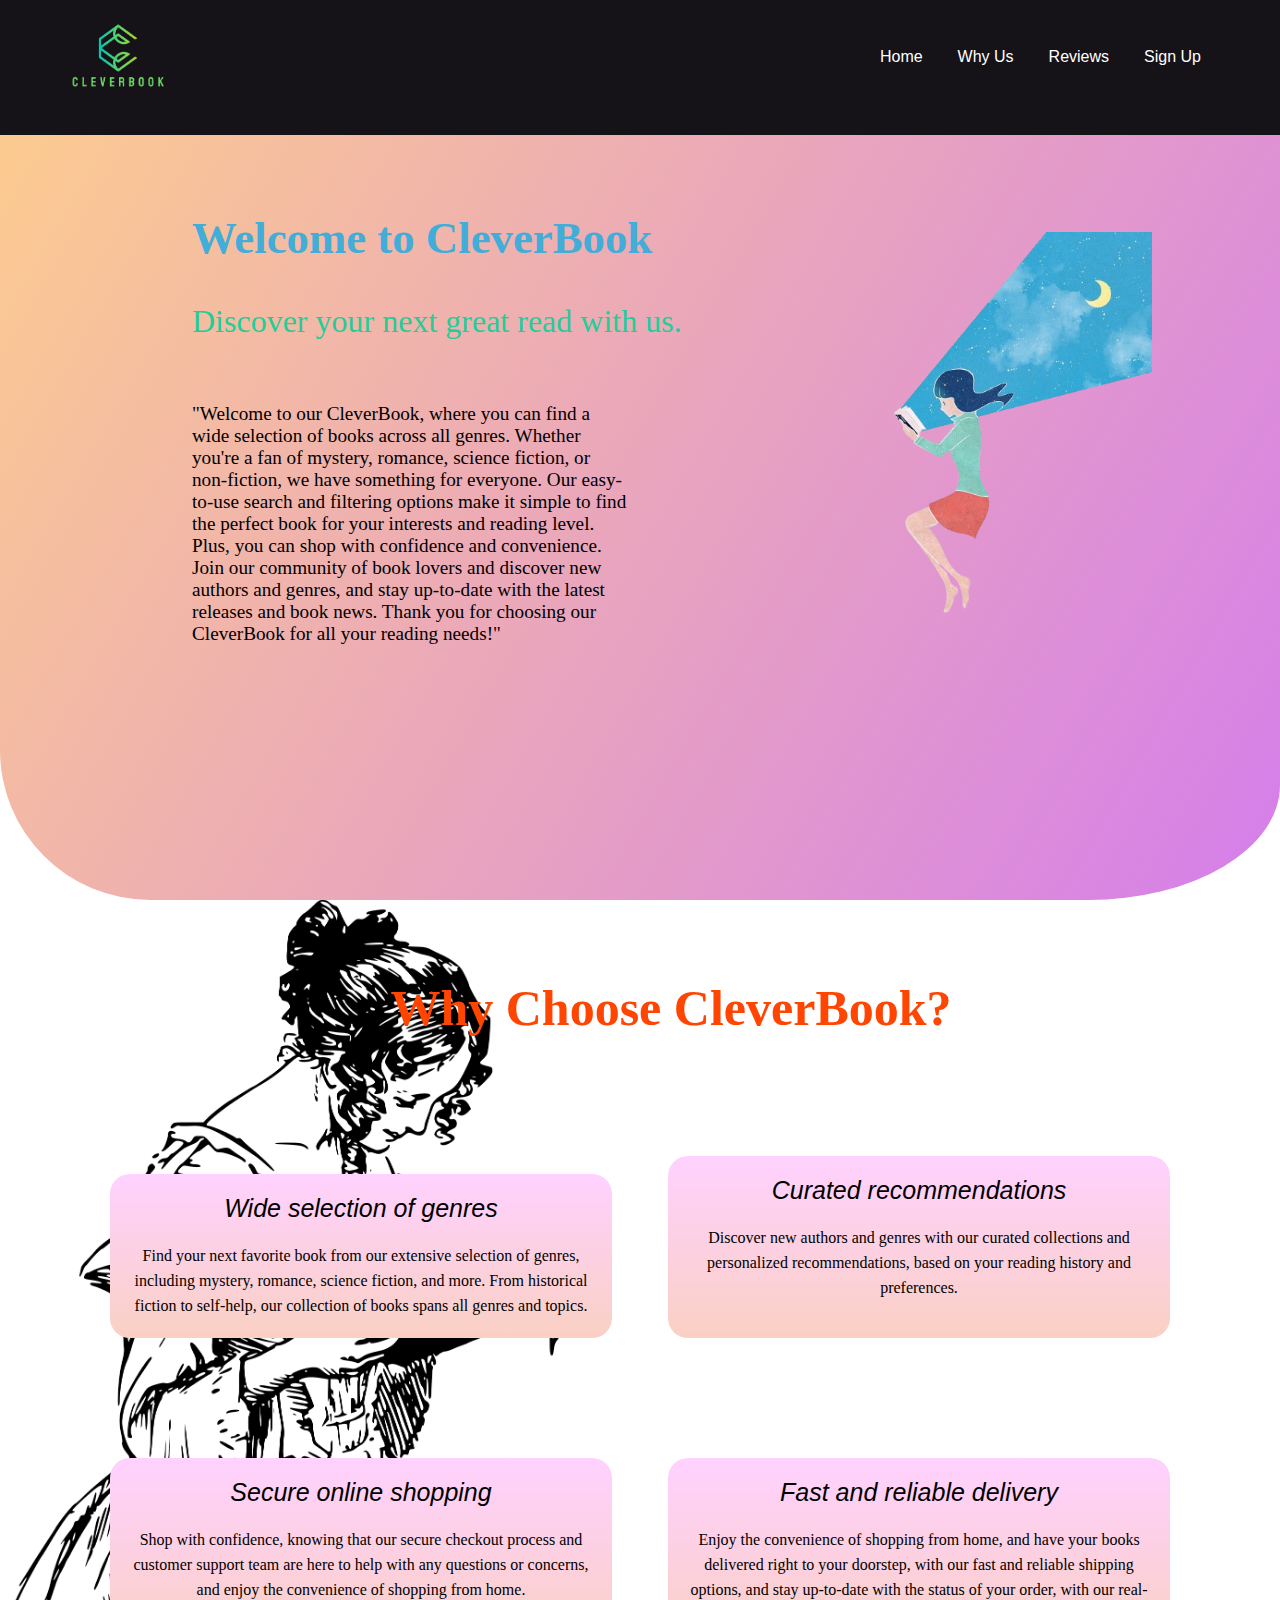
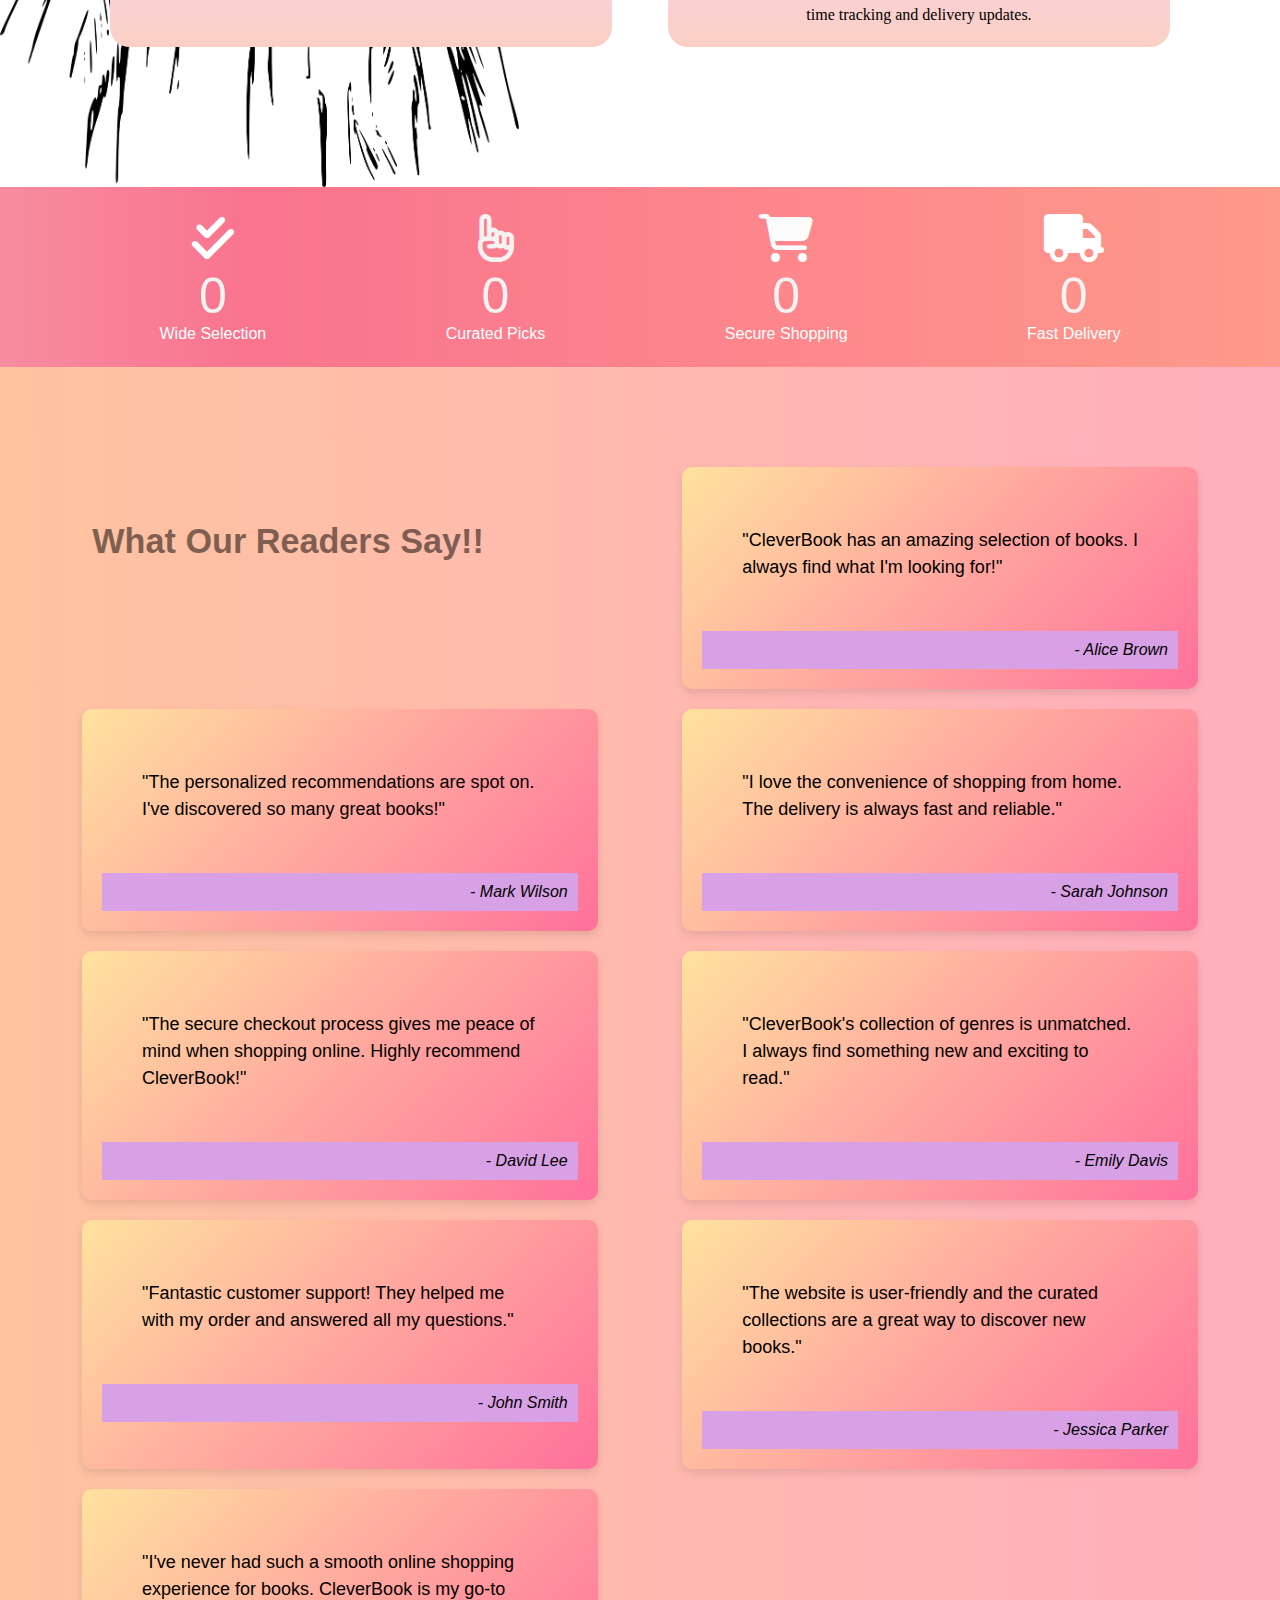
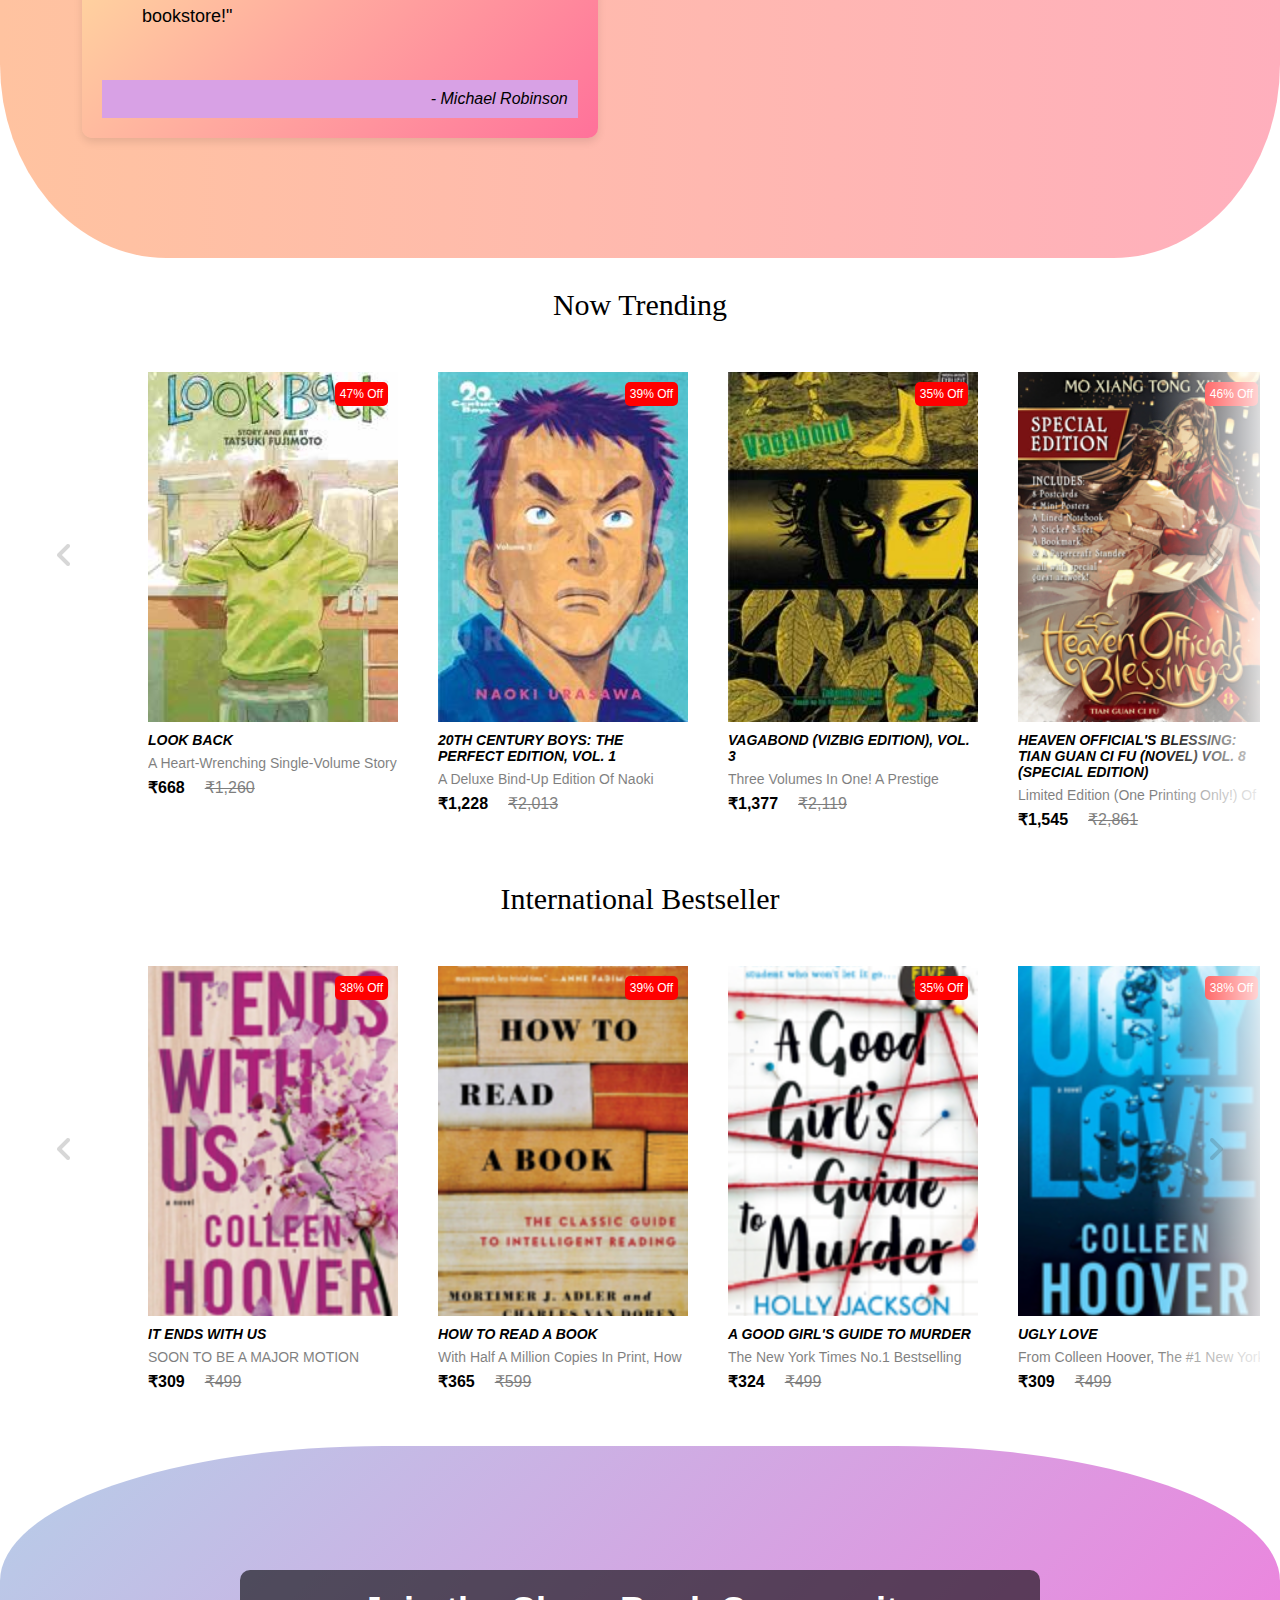
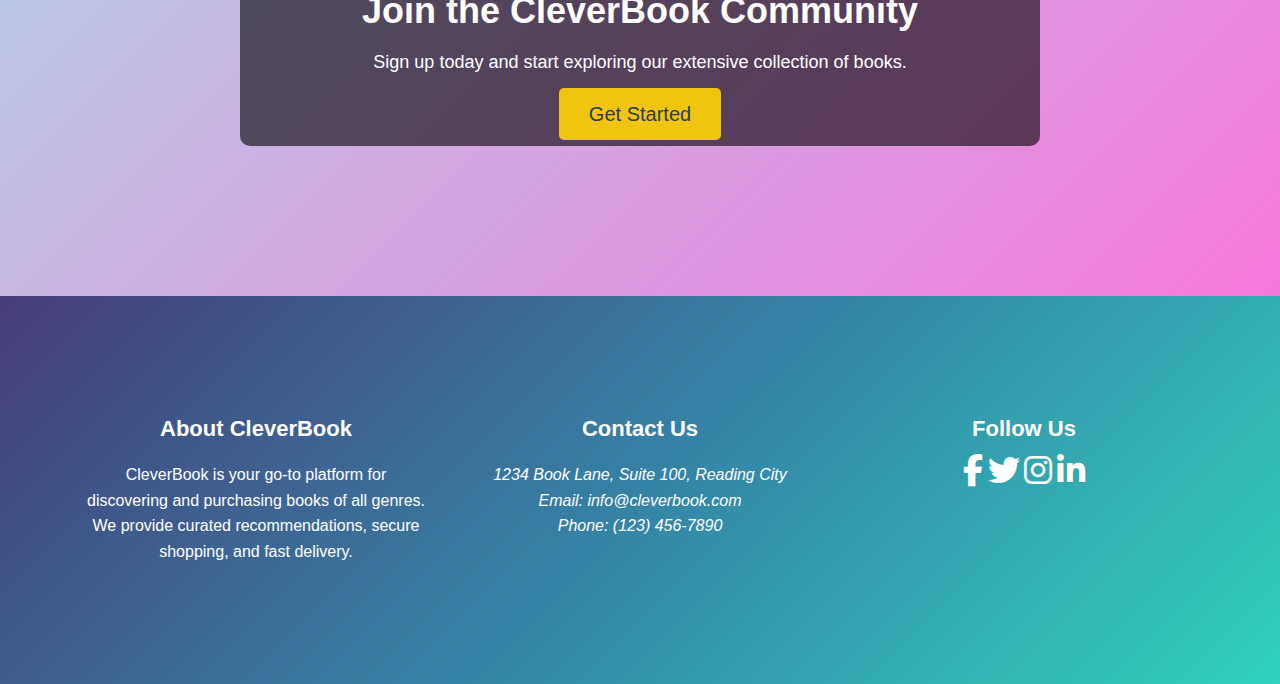
<file: index.html>
<!DOCTYPE html>
<html lang="en">
<head>
    <meta charset="UTF-8">
    <meta name="viewport" content="width=device-width, initial-scale=1.0">
    <title>CleverBook - Your Gateway to the World of Books</title>
    <link rel="stylesheet" href="./global.css">
    <link rel="stylesheet" href="https://cdnjs.cloudflare.com/ajax/libs/font-awesome/6.5.2/css/all.min.css" />
<body>
     <!-- Navbar -->
     <nav id="navbar">
        <section class="container">
            <a href="#" class="logo">
                <!-- <h2>CleverBook</h2> -->
                <img src="./assets/CleverBook logo.png" alt="CleverBook Logo">
            </a>
            <button class="menu-toggle" id="mobile-menu" onclick="handleClick()">
                <span class="bar"></span>
                <span class="bar"></span>
                <span class="bar"></span>
            </button>
            <ul class="nav-links">
                <li><a href="#hero">Home</a></li>
                <li><a href="#problems">Why Us</a></li>
                <li><a href="#reviews">Reviews</a></li>
                <li><a href="#cta">Sign Up</a></li>
            </ul>
            <div class="menu" id="hidden">
                <ul class="menu-links">
                    <li><a href="#hero">Home</a></li>
                    <li><a href="#problems">Why Us</a></li>
                    <li><a href="#reviews">Reviews</a></li>
                    <li><a href="#cta">Sign Up</a></li>
                </ul>
            </div>
        </section>
    </nav>
    <!-- Hero Section -->
    <header id="hero">
        <section class="container">
            <h1>Welcome to CleverBook</h1>
            <p>Discover your next great read with us.</p>
            <p class="para">"Welcome to our CleverBook, where you can find a wide selection of books across all genres. Whether you're a fan of mystery, romance, science fiction, or non-fiction, we have something for everyone. Our easy-to-use search and filtering options make it simple to find the perfect book for your interests and reading level. Plus,  you can shop with confidence and convenience. Join our community of book lovers and discover new authors and genres, and stay up-to-date with the latest releases and book news. Thank you for choosing our CleverBook for all your reading needs!"</p>
            <img src="./assets/Hero.png" alt="">
        </section>
    </header>

    <!-- Key Problems Solved Section -->
    <section id="problems">
        <h2>Why Choose CleverBook?</h2>
        <section class="container">
            <section class="container">
                <div><i class="fa-solid fa-book-bookmark" style="color: #ffffff;"></i></div>
                <section class="one">Wide selection of genres
                    <p>Find your next favorite book from our extensive selection of genres, including mystery, romance, science fiction, and more. From historical fiction to self-help, our collection of books spans all genres and topics.</p>
                </section>
            </section>
            
            <section class="container">
                <section class="one">Curated recommendations
                    <p>Discover new authors and genres with our curated collections and personalized recommendations, based on your reading history and preferences.</p>
                </section>
            </section>
            
            <section class="container">
                <section class="one">Secure online shopping
                    <p>Shop with confidence, knowing that our secure checkout process and customer support team are here to help with any questions or concerns, and enjoy the convenience of shopping from home.</p>
                </section>
            </section>
           
            <section class="container">
                <section class="one">Fast and reliable delivery
                    <p>Enjoy the convenience of shopping from home, and have your books delivered right to your doorstep, with our fast and reliable shipping options, and stay up-to-date with the status of your order, with our real-time tracking and delivery updates.</p>
                </section>
            </section>
            
        </section>
    </section>

    <!-- Key Metrics Section -->

<div class="counter-up">
<div class="content">
    <div class="box">
    <div class="icon"><i class="fa-solid fa-check-double" style="color: #ffffff;"></i></div>
    <div class="counter" id="counter1" data-target="8000">0</div>
    <div class="text">Wide Selection</div>
    </div>
    <div class="box">
    <div class="icon"><i class="fa-regular fa-hand-point-up" style="color: #f7f2f2;"></i></div>
    <div class="counter" id="counter2" data-target="5000">0</div>
    <div class="text">Curated Picks</div>
    </div>
    <div class="box">
    <div class="icon"><i class="fa-solid fa-cart-shopping" style="color: #fcfcfc;"></i></div>
    <div class="counter" id="counter3" data-target="10000">0</div>
    <div class="text">Secure Shopping</div>
    </div>
    <div class="box">
    <div class="icon"><i class="fa-solid fa-truck" style="color: #ffffff;"></i></div>
    <div class="counter" id="counter4" data-target="10000">0</div>
    <div class="text">Fast Delivery</div>
    </div>
    </div>
</div>

    <!-- Reviews Section -->
    <section id="reviews">
        <section class="container">
            <h2>What Our Readers Say!!</h2>
            <article class="review">
                <p>"CleverBook has an amazing selection of books. I always find what I'm looking for!"</p>
                <footer>- Alice Brown</footer>
            </article>
            <article class="review">
                <p>"The personalized recommendations are spot on. I've discovered so many great books!"</p>
                <footer>- Mark Wilson</footer>
            </article>
            <article class="review">
                <p>"I love the convenience of shopping from home. The delivery is always fast and reliable."</p>
                <footer>- Sarah Johnson</footer>
            </article>
            <article class="review">
                <p>"The secure checkout process gives me peace of mind when shopping online. Highly recommend CleverBook!"</p>
                <footer>- David Lee</footer>
            </article>
            <article class="review">
                <p>"CleverBook's collection of genres is unmatched. I always find something new and exciting to read."</p>
                <footer>- Emily Davis</footer>
            </article>
            <article class="review">
                <p>"Fantastic customer support! They helped me with my order and answered all my questions."</p>
                <footer>- John Smith</footer>
            </article>
            <article class="review">
                <p>"The website is user-friendly and the curated collections are a great way to discover new books."</p>
                <footer>- Jessica Parker</footer>
            </article>
            <article class="review">
                <p>"I've never had such a smooth online shopping experience for books. CleverBook is my go-to bookstore!"</p>
                <footer>- Michael Robinson</footer>
            </article>
        </section>
    </section>
    

    <!-- Problem Target Section -->
    <section class="product">
        <h2 class="product-category">Now Trending</h2>
        <button class="pre-btn"><img src="./assets/arrow.png" alt=""></button>
        <button class="nxt-btn"><img src="./assets/arrow.png" alt=""></button>
        <div class="product-container">
        <div class="product-card">
        <div class="product-image">
        <span class="discount-tag">47% off</span>
        <img src="./assets/Look Back.jpg" class="product-thumb"alt="">
        <button class="card-btn">add to wishlist</button>
        </div>
        <div class="product-info">
            <h3 class="product-brand">Look Back</h3>
            <p class="product-short-description">A heart-wrenching single-volume story about the struggles of being an artist</p>
            <span class="price">₹668</span><span
            class="actual-price">₹1,260</span>
            </div>
        </div>
        <div class="product-card">
            <div class="product-image">
            <span class="discount-tag">39% off</span>
            <img src="./assets/20th century.jpg" class="product-thumb"alt="">
            <button class="card-btn">add to wishlist</button>
            </div>
            <div class="product-info">
                <h3 class="product-brand">20th Century Boys: The Perfect Edition, Vol. 1</h3>
                <p class="product-short-description">A deluxe bind-up edition of Naoki Urasawa's award-winning epic of doomsday cults, giant robots and a group of friends trying to save the world from destruction!</p>
                <span class="price">₹1,228</span><span
                class="actual-price">₹2,013</span>
                </div>
            </div>
            <div class="product-card">
                <div class="product-image">
                <span class="discount-tag">35% off</span>
                <img src="./assets/Vagabond.jpg" class="product-thumb"alt="">
                <button class="card-btn">add to wishlist</button>
</div>
<div class="product-info">
<h3 class="product-brand">Vagabond (VIZBIG Edition), Vol. 3</h3>
<p class="product-short-description">Three volumes in one! A prestige treatment of Inoue's epic samurai series with bonus content, color pages, storyboard samples and more!</p>
<span class="price">₹1,377</span><span
class="actual-price">₹2,119</span>
</div>
</div>
<div class="product-card">
<div class="product-image">
<span class="discount-tag">46% off</span>
<img src="./assets/Heaven official's.jpg" class="product-thumb"alt="">
<button class="card-btn">add to wishlist</button>
</div>
<div class="product-info">
<h3 class="product-brand">Heaven Official's Blessing: Tian Guan CI Fu (Novel) Vol. 8 (Special Edition)</h3>
<p class="product-short-description">Limited Edition (one printing only!) of the NEW YORK TIMES BEST SELLER! The blockbuster danmei/Boys' Love novels from China that inspired the animated series!</p>
<span class="price">₹1,545</span><span
class="actual-price">₹2,861</span>
</div>
</div>
<div class="product-card">
<div class="product-image">
<span class="discount-tag">39% off</span>
<img src="./assets/jk 0.jpg" class="product-thumb"alt="">
<button class="card-btn">add to wishlist</button>
</div>
<div class="product-info">
<h3 class="product-brand">Jujutsu Kaisen 0</h3>
<p class="product-short-description">The prequel to the supernatural exorcist adventure Jujutsu Kaisen!</p>
<span class="price">₹615</span><span
class="actual-price">₹1,008</span>
</div>
</div>
<div class="product-card">
<div class="product-image">
<span class="discount-tag">15% off</span>
<img src="./assets/Vagabon v1.jpg" class="product-thumb"alt="">
<button class="card-btn">add to wishlist</button>
</div>
<div class="product-info">
<h3 class="product-brand">Vagabond (Vizbig Edition), Vol. 1</h3>
<p class="product-short-description">Three volumes in one! A prestige treatment of Inoue's epic samurai series with bonus content, color pages, storyboard samples and more!</p>
<span class="price">₹1,801</span><span
class="actual-price">₹2,119</span>
</div>
</div>
<div class="product-card">
<div class="product-image">
<span class="discount-tag">37% off</span>
<img src="./assets/Jujutsu Kaisen.jpg" class="product-thumb"alt="">
<button class="card-btn">add to wishlist</button>
</div>
<div class="product-info">
<h3 class="product-brand">Jujutsu Kaisen, Vol. 17</h3>
<p class="product-short-description">To gain the power he needs to save his friend from a cursed spirit, Yuji Itadori swallows a piece of a demon, only to find himself caught in the midst of a horrific war of the supernatural!</p>
<span class="price">₹534</span><span
class="actual-price">₹847</span>
</div>
</div>
<div class="product-card">
<div class="product-image">
<span class="discount-tag">26% off</span>
<img src="./assets/jk vol 21.jpg" class="product-thumb"alt="">
<button class="card-btn">add to wishlist</button>
</div>
<div class="product-info">
<h3 class="product-brand">Jujutsu Kaisen, Vol. 21</h3>
<p class="product-short-description">To gain the power he needs to save his friend from a cursed spirit, Yuji Itadori swallows a piece of a demon, only to find himself caught in the midst of a horrific war of the supernatural!</p>
<span class="price">₹705</span><span
class="actual-price">₹953</span>
</div>
</div>
<div class="product-card">
<div class="product-image">
<span class="discount-tag">10% off</span>
<img src="./assets/Vagabon v2.jpg" class="product-thumb"alt="">
<button class="card-btn">add to wishlist</button>
</div>
<div class="product-info">
<h3 class="product-brand">Vagabond (Vizbig Edition), Vol. 2</h3>
<p class="product-short-description">Three volumes in one! A prestige treatment of Inoue's epic samurai series with bonus content, color pages, storyboard samples and more!</p>
<span class="price">₹1,701</span><span
class="actual-price">₹2,100</span>
</div>
</div>
<div class="product-card">
<div class="product-image">
<span class="discount-tag">4% off</span>
<img src="./assets/White Nights.jpg" class="product-thumb"alt="">
<button class="card-btn">add to wishlist</button>
</div>
<div class="product-info">
<h3 class="product-brand">White Nights</h3>
<p class="product-short-description">Gives readers a taste of the Classics' huge range and diversity, with works from around the world and across the centuries - including fables, decadence, heartbreak, tall tales, satire, ghosts, battles and elephants.</p>
<span class="price">₹305</span><span
class="actual-price">₹318</span>
</div>
</div>
</section>
        

<section class="product">
    <h2 class="product-category">International Bestseller</h2>
    <button class="pre-btn"><img src="./assets/arrow.png" alt=""></button>
    <button class="nxt-btn"><img src="./assets/arrow.png" alt=""></button>
    <div class="product-container">
    <div class="product-card">
    <div class="product-image">
    <span class="discount-tag">38% off</span>
    <img src="./assets/Collen Hoover.jpg" class="product-thumb"alt="">
    <button class="card-btn">add to wishlist</button>
    </div>
    <div class="product-info">
        <h3 class="product-brand">It Ends with Us</h3>
        <p class="product-short-description">SOON TO BE A MAJOR MOTION PICTURE STARRING BLAKE LIVELY AND JUSTIN BALDONI!</p>
        <span class="price">₹309</span><span
        class="actual-price">₹499</span>
        </div>
    </div>
    <div class="product-card">
        <div class="product-image">
        <span class="discount-tag">39% off</span>
        <img src="./assets/How to Read a Book.jpg" class="product-thumb"alt="">
        <button class="card-btn">add to wishlist</button>
        </div>
        <div class="product-info">
            <h3 class="product-brand">How to Read a Book</h3>
            <p class="product-short-description">With half a million copies in print, How to Read a Book is the best and most successful guide to reading comprehension for the general reader, completely rewritten and updated with new material.</p>
            <span class="price">₹365</span><span
            class="actual-price">₹599</span>
            </div>
        </div>
        <div class="product-card">
            <div class="product-image">
            <span class="discount-tag">35% off</span>
            <img src="./assets/A Good Girl's Guidw to Murder.jpg" class="product-thumb"alt="">
            <button class="card-btn">add to wishlist</button>
</div>
<div class="product-info">
<h3 class="product-brand">A Good Girl's Guide to Murder</h3>
<p class="product-short-description">The New York Times No.1 bestselling YA crime thriller that everyone is talking about!</p>
<span class="price">₹324</span><span
class="actual-price">₹499</span>
</div>
</div>
<div class="product-card">
<div class="product-image">
<span class="discount-tag">38% off</span>
<img src="./assets/Ugly Love.jpg" class="product-thumb"alt="">
<button class="card-btn">add to wishlist</button>
</div>
<div class="product-info">
<h3 class="product-brand">Ugly Love</h3>
<p class="product-short-description">From Colleen Hoover, the #1 New York Times bestselling author of It Starts with Us and It Ends with Us, a heart-wrenching love story that proves attraction at first sight can be messy.</p>
<span class="price">₹309</span><span
class="actual-price">₹499</span>
</div>
</div>
<div class="product-card">
<div class="product-image">
<span class="discount-tag">35% off</span>
<img src="./assets/The Kid Who Came From Space.jpg" class="product-thumb"alt="">
<button class="card-btn">add to wishlist</button>
</div>
<div class="product-info">
<h3 class="product-brand">The Kid Who Came From Space</h3>
<p class="product-short-description">The stunning new 10+ story from the bestselling and award-winning author of TIME TRAVELLING WITH A HAMSTER, for anyone who loved the humour of WALL-E, the action of STAR WARS and the deeply touching emotion of ET.</p>
<span class="price">₹259</span><span
class="actual-price">₹399</span>
</div>
</div>
<div class="product-card">
<div class="product-image">
<span class="discount-tag">31% off</span>
<img src="./assets/Original Rider Waite Tarot Deck.jpg" class="product-thumb"alt="">
<button class="card-btn">add to wishlist</button>
</div>
<div class="product-info">
<h3 class="product-brand">Original Rider Waite Tarot Deck</h3>
<p class="product-short-description">By: Pamela Colman Smith(Illustrated) | Publisher: Ebury Publishing | Released: 10 Jun 1999 |</p>
<span class="price">₹690</span><span
class="actual-price">₹1,000</span>
</div>
</div>
<div class="product-card">
<div class="product-image">
<span class="discount-tag">27% off</span>
<img src="./assets/Baby Touch Peekaboo.jpg" class="product-thumb"alt="">
<button class="card-btn">add to wishlist</button>
</div>
<div class="product-info">
<h3 class="product-brand">Baby Touch: Peekaboo</h3>
<p class="product-short-description">By: Ladybird(Author) | Publisher: Penguin Books Ltd | Released: 13 Jun 2019 |</p>
<span class="price">₹364</span><span
class="actual-price">₹499</span>
</div>
</div>
<div class="product-card">
<div class="product-image">
<span class="discount-tag">56% off</span>
<img src="./assets/Love Hypothesis.jpg" class="product-thumb"alt="">
<button class="card-btn">add to wishlist</button>
</div>
<div class="product-info">
<h3 class="product-brand">Love Hypothesis</h3>
<p class="product-short-description">The Instant New York Times Bestseller and TikTok Sensation!</p>
<span class="price">₹746</span><span
class="actual-price">₹1,696</span>
</div>
</div>
<div class="product-card">
<div class="product-image">
<span class="discount-tag">34% off</span>
<img src="./assets/Secret.jpg" class="product-thumb"alt="">
<button class="card-btn">add to wishlist</button>
</div>
<div class="product-info">
<h3 class="product-brand">The Secret</h3>
<p class="product-short-description">By: Rhonda Byrne(Author) | Publisher: Simon & Schuster Ltd | Released: 04 Dec 2006 |</p>
<span class="price">₹653</span><span
class="actual-price">₹990</span>
</div>
</div>
<div class="product-card">
<div class="product-image">
<span class="discount-tag">4% off</span>
<img src="./assets/White Nights.jpg" class="product-thumb"alt="">
<button class="card-btn">add to wishlist</button>
</div>
<div class="product-info">
<h3 class="product-brand">White Nights</h3>
<p class="product-short-description">Gives readers a taste of the Classics' huge range and diversity, with works from around the world and across the centuries - including fables, decadence, heartbreak, tall tales, satire, ghosts, battles and elephants.</p>
<span class="price">₹305</span><span
class="actual-price">₹318</span>
</div>
</div>
</section>
    

    <!-- CTA Section -->
    <section id="cta" class="cleverbook-cta">
        <section class="cta-container">
            <h2>Join the CleverBook Community</h2>
            <p>Sign up today and start exploring our extensive collection of books.</p>
            <a href="#signup-form" class="cta-button">Get Started</a>
        </section>
    </section>


    <!-- Footer Section -->
    <footer class="cleverbook-footer">
        <section class="container">
            <div class="footer-content">
                <div class="footer-section about">
                    <h2>About CleverBook</h2>
                    <p>CleverBook is your go-to platform for discovering and purchasing books of all genres. We provide curated recommendations, secure shopping, and fast delivery.</p>
                </div>
                <div class="footer-section address">
                    <h2>Contact Us</h2>
                    <address>
                        1234 Book Lane, Suite 100, Reading City<br>
                        Email: info@cleverbook.com<br>
                        Phone: (123) 456-7890
                    </address>
                </div>
                <div class="footer-section social">
                    <h2>Follow Us</h2>
                    <a href="#"><i class="fa-brands fa-facebook-f fa-2xl" style="color: #ffffff;"></i></a>
                    <a href="#"><i class="fa-brands fa-twitter fa-2xl" style="color: #ffffff;"></i></a>
                    <a href="#"><i class="fa-brands fa-instagram fa-2xl" style="color: #ffffff;"></i></a>
                    <a href="#"><i class="fa-brands fa-linkedin-in fa-2xl" style="color: #ffffff;"></i></a>
                </div>
            </div>
        </section>
    </footer>
    

    <script src="./Cleverbook.js"></script>
</body>
</html>
</file>
<file: global.css>
*{
    margin: 0;
    padding: 0;
    box-sizing: border-box;
}
body {
    font-family: Arial, sans-serif;
    margin: 0;
    padding: 0;
    box-sizing: border-box;
}
.container {
    width: 90%;
    margin: 0 auto;
    max-width: 1200px;
}   

section {
    padding: 60px 0;
}

#navbar {
    background: #151218;
    color: #fff;
    padding: 10px 0;
    position: sticky;
    width: 100%;
    /* top: 0; */
    z-index: 1000;
    height: 15vh;
}

#navbar .container {
    display: flex;
    align-items: center;
    justify-content: space-between;
}

#navbar .logo img {
    height: 80px;
    bottom: 60px;
    margin-top: -55px;
}

#navbar .nav-links {
    list-style: none;
    display: flex;
    margin: 0;
    padding: 0;
    bottom: 50px;
    margin-top: -55px;
    /* position: relative; */
    /* border: 1px solid black; */
}

#navbar .nav-links li {
    margin-left: 20px;
    
}

#navbar .nav-links a {
    color: #fff;
    text-decoration: none;
    font-size: 1em;
}

#navbar .menu-toggle {
    display: none;
    flex-direction: column;
    cursor: pointer;
}

#navbar .bar {
    height: 3px;
    width: 25px;
    background-color: #fff;
    margin: 4px 0;
    border-radius: 2px;
}

@media (max-width: 768px) {
    #navbar .container{
        display: flex;
        align-items: center;

    }
    #navbar .nav-links {
        display: none;
        flex-direction: column;
        width: 100%;
        text-align: center;
    }

    #navbar .nav-links li {
        margin: 10px 0;
    }

    #navbar .menu-toggle {
        display: flex;
        /* border: solid red; */
        margin-top: -2px;
        background: none;
        border-radius: 10px;
        box-shadow: none;
    }

    #navbar .nav-links.show {
        display: flex;
    }

    #navbar .logo img {
        max-height: 70px;
    }
}

.menu{
    width: 170px;
    height: 250px;
    /* border: solid red; */
    display: flex;
    flex-direction: column;
    align-items: center;
    justify-content: center  ;
    position: absolute;
    top: 15vh;
    right: 5%;
    background-image: linear-gradient(-45deg, #FFC796 0%, #FF6B95 100%);
    border-radius: 7%;
    color: white;
    padding: 10px;
    display: none;
    transition:
}
.menu-visible{
    width: 170px;
    height: 250px;
    /* border: solid red; */
    display: flex;
    flex-direction: column;
    align-items: center;
    justify-content: center  ;
    position: absolute;
    top: 15vh;
    right: 5%;
    background-image: linear-gradient(-45deg, #FFC796 0%, #FF6B95 100%);
    border-radius: 7%;
    color: white;
    padding: 10px;
    display: block;
}

.menu .menu-links {
    display: flex;
    flex-direction: column;
    align-items: center;
    justify-content: space-around ;
    width: 100%;
    height: 100%;
    list-style-type: none;
    text-decoration: none;
    color: white;
}

.menu-links a{
    text-decoration: none;
    color: white;
}

.nav-links {
    display: flex;
    list-style: none;
}

.nav-links li {
    margin: 0 15px;
}

.nav-links a {
    color: white;
    text-decoration: none;
    position: relative;
    padding: 5px 0;
    transition: color 0.3s ease;
}

.nav-links a:hover {
    color: #f39c12;
}

/* Underline Animation */
.nav-links a::after {
    content: '';
    position: absolute;
    width: 100%;
    height: 2px;
    background-color: #f39c12;
    left: 0;
    bottom: -5px;
    transform: scaleX(0);
    transform-origin: right;
    transition: transform 0.3s ease;
}

.nav-links a:hover::after {
    transform: scaleX(1);
    transform-origin: left;
}



/* Hero section------------------> */

#hero {
    background-image: linear-gradient(120deg, #fccb90 0%, #d57eeb 100%);
    text-align: center;
    padding: 100px 0;
    height: 85vh;
    position: relative;
    border-radius: 0 0 15% 150px;
    display: flex;
    flex-direction: column;
    align-items: center;
    justify-content: center;
    color: #42add8;
    font-family: cursive;
}

#hero h1 {
    font-size: 2em;
    margin: 0;
    color: #42add8;
    padding-left: 5%;
}

#hero p {
    font-size: 1.8em;
    margin-top: 20px;
    color: #24cd98;
    padding-left: 5%;
}

#hero .para {
    font-size: 1em;
    margin-top: 20px;
    color: black;
    max-width: 600px;
    text-align: center;
    padding-left: 5%;
}

#hero img {
    height: 300px;
    width: auto;
    margin-top: 20px;
}

@media (min-width: 769px) {
    #hero {
        flex-direction: row;
        justify-content: space-between;
        text-align: left;
        padding: 60px 20px;
    }

    #hero h1, #hero p, #hero .para {
        text-align: left;
    }

    #hero h1 {
        font-size: 2.8em;
        width: 600px;
        position: absolute;
        top: 10%;
        left: 10%;
    }

    #hero p {
        font-size: 2em;
        margin-top: 0;
        position: absolute;
        top: 22%;
        left: 10%;
    }

    #hero .para {
        font-size: 1.2em;
        margin-top: 0;
        position: absolute;
        top: 35%;
        left: 10%;
        max-width: 500px;
    }

    #hero img {
        height: 450px;
        width: auto;
        position: absolute;
        right: 10%;
        top: 10%;
    }
}

@media (max-width: 480px) {
    #hero {
        padding: 30px 0;
        height: auto;
        border-radius: 0;
    }

    #hero h1 {
        font-size: 2em;
        width: 90%;
        position: static;
    }

    #hero p {
        font-size: 1.2em;
        margin-top: 10px;
        position: static;
    }

    #hero .para {
        font-size: 1em;
        margin-top: 15px;
        position: static;
        max-width: 90%;
    }

    #hero img {
        height: 200px;
        width: auto;
        margin-top: 20px;
        position: static;
    }
}
/* Key Problems ----------------------------->*/

#problems {
    padding: 20px; 
    background-image: url(./assets/background.png) ;
    background-size:contain ;
    background-repeat: no-repeat;
}

#problems h2 {
    text-align: center;
    font-family: cursive;
    font-size: 50px;
    line-height: 56px;
    margin-top: 60px;
    padding-left: 5%;
    color:orangered
}

#problems .container {
    display: flex;
    flex-wrap: wrap; 
    justify-content: space-between; 
}


#problems .container > .container {
    flex-basis: 45%;
}

#problems .one {
    text-align: center;
    height: auto;
    border-radius: 20px;
    background-image: linear-gradient(to top, #fad0c4 0%, #ffd1ff 100%);
    font-size: 25px;
    font-family: sans-serif;
    padding: 20px;
    font-style:oblique;
}

.one p {
    font-size: 16px;
    font-family: cursive;
    line-height: 25px;
    margin-top: 20px;
    font-style: normal;
}

/* Media Queries for Responsiveness */

@media (max-width: 768px) {
    #problems .container > .container {
        flex-basis: 80%; 
    }
}


/* Key matrics system-----------------------> */
.counter-up{
    background-image: linear-gradient(to right, #f78ca0 0%, #f9748f 19%, #fd868c 60%, #fe9a8b 100%);
    min-height: 20vh;
    display: flex;
    align-items: center;
    }
.counter-up .content {
    display: flex;
    width: 100%;
    height: 100%;
    align-items: center;
    justify-content: space-evenly;
    flex-wrap: wrap;
    }

    .content .box{
        width: calc(25% 30px);
        border-radius: 5px;
        padding: 20px;
        display: flex;
        align-items: center;
        justify-content: space-evenly;
        color: #fff;
        flex-direction: column;
        }

        .content .box .icon{
            font-size: 48px;
            color: #e6e6e6;
            }
            .content .box .counter{
            font-size: 50px;
            color: #f2f2f2;
            font-weight: 500;
            font-family: sans-serif;
            }
            .content .box .text{
                color: white;
                font-weight: 400;
                } 
                @media (max-width: 1036px) {
                    .counter-up{
                    padding: 50px 50px 0 50px;
                    }
                    .content .box{
                    width: calc(50% - 30px);
                    margin-bottom: 50px;
                    }
                    }
                    @media (max-width: 580px){
                    .content .box{
                    width: 100%;
                    }
                    }

        /* review -----------------------------> */
    #reviews {
    padding: 40px 20px;
    background-image: linear-gradient(to right, #ffc3a0 0%, #ffafbd 100%);
 border-radius: 0 0 13% 13%;
}

#reviews h2 {
    text-align: center;
    font-family: sans-serif;
    font-size: 36px;
    margin-bottom: 20px;
    opacity: 0.5    ; 
    transform: scale(0.95); 
    animation: fadeInOutZoom 3s ease-in-out infinite alternate;
    margin-top: 50px;
}

@keyframes fadeInOutZoom {
    0% {
        opacity: 0.5;
        transform: scale(0.95); 
    }
    100% {
        opacity: 1;
        transform: scale(1.05); 
    }
}   


#reviews .container {
    display: flex;
    flex-wrap: wrap;
    justify-content: space-between;
}

#reviews .review {
    flex-basis: calc(48% - 20px);
    background-image: linear-gradient(-225deg, #FFE29F 0%, #FFA99F 48%, #FF719A 100%);
    border-radius: 10px;
    box-shadow: 0 4px 8px rgba(0, 0, 0, 0.1);
    padding: 20px;
    margin-bottom: 20px;
    box-sizing: border-box;
    transition: box-shadow 0.3s ease, transform 0.3s ease;;
}

#reviews .review:hover {
    animation: glowZoom 1s infinite alternate, zoomIn 2s ease; 
}


@keyframes glowZoom {
    0% {
        box-shadow: 0 0 5px rgba(206, 223, 14, 0.8); 
    }
    100% {
        box-shadow: 0 0 20px rgba(244, 140, 13, 0.8); 
    }
}

@keyframes zoomIn {
    0% {
        transform: scale(1); 
    }
    100% {
        transform: scale(1.1); 
    }
}

#reviews .review p {
    font-size: 18px;
    line-height: 1.5;
    margin-bottom: 10px;
    padding: 40px;
    font-family: sans-serif;
}

#reviews .review footer {
    text-align: right;
    font-style: italic;
    font-size: 16px;
    background-color: #d8a1e5;
    font-family: sans-serif;
    padding: 10px;
}

/* Media Queries for Responsiveness */

@media (max-width: 768px) {
    #reviews .review {
        flex-basis: 100%;
        margin-bottom: 20px;
    }
}

/* Problem target section------------------> */

.product {
    position: relative;
    overflow: hidden;
    padding: 20px;
    }
    .product-category {
    padding: 10px 10vw;
    font-size: 30px;
    font-weight: 500;
    margin-bottom: 40px;
    text-transform: capitalize;
    text-align: center;
    font-family: cursive;
    }

.product-container {
padding: 0 10vw;
display: flex;
overflow-x: auto;
scroll-behavior: smooth;
}

    .product-container::-webkit-scrollbar {
display: none;
}

.product-card {
flex: 0 0 auto;
width: 250px;
height: 450px;
margin-right: 40px;
margin-bottom: 10px;
}
.product-image {
position: relative;
width: 100%;
height: 350px;
overflow: hidden;
}

.product-thumb {
    width: 100%;
    height: 100%;
    object-fit: cover;
    }

    .discount-tag {
position: absolute;
background: red;
padding: 5px;
border-radius: 5px;
color: white;
right: 10px;
top: 10px;
text-transform: capitalize;
font-size: 12px;
}

.card-btn {
    position: absolute;
    bottom: 10px;
    left: 50%;
    transform: translateX(-50%);
    padding: 10px;
    width: 90%;
    text-transform: capitalize;
    border: none;
    outline: none;
    background: #fff;
    border-radius: 5px;
    transition: 0.5s;
    cursor: pointer;
    opacity: 0;
  }

  .product-card:hover .card-btn {
    opacity: 1;
  }
  
  .card-btn:hover {
    background: #ff7d7d;
    color: #fff;
  }
  
  .product-info {
    width: 100%;
    height: 100px;
    padding-top: 10px;
  }
  
  .product-brand {
    text-transform: uppercase;
    font-size: 14px;
    font-style: italic;
  }

  .product-short-description {
    width: 100%;
    height: 20px;
    line-height: 20px;
    overflow: hidden;
    opacity: 0.5;
    text-transform: capitalize;
    margin: 5px 0;
    font-size: 14px;
    font-family: sans-serif;
  }
  
  .price {
    font-weight: 700;
    font-size: 16px;
    font-family: sans-serif;
  }
  
  .actual-price {
    margin-left: 20px;
    opacity: 0.5;
    text-decoration: line-through;
    font-size: 16px;
    font-family: sans-serif;
  }
  
  .pre-btn,
  .nxt-btn {
    border: none;
    width: 10vw;
    height: 100%;
    position: absolute;
    top: 0;
    display: flex;
    justify-content: center;
    align-items: center;
    background: linear-gradient(90deg, rgba(255, 255, 255, 0) 0%, #fff 100%);
    cursor: pointer;
    z-index: 8;
  }
  
  .pre-btn {
    left: 0;
    transform: rotate(180deg);
  }

  .nxt-btn {
    right: 0;
  }
  
  .pre-btn img,
  .nxt-btn img {
    opacity: 0.2;
  }
  
  .pre-btn:hover img,
  .nxt-btn:hover img {
    opacity: 1;
  }

  .collection-container {
    width: 100%;
    display: grid;
    grid-template-columns: repeat(2, 1fr);
    grid-gap: 10px;
  }
  
  .collection {
    position: relative;
  }
  
  .collection img {
    width: 100%;
    height: 100%;
    object-fit: cover;
  }
  
  .collection p {
    position: absolute;
    top: 50%;
    left: 50%;
    transform: translate(-50%, -50%);
    text-align: center;
    color: #fff;
    font-size: 50px;
    text-transform: capitalize;
  }
  
  .collection:nth-child(3) {
    grid-column: span 2;
    margin-bottom: 10px;
  }





/* Cta------------------> *//* Styles for the CTA section */
.cleverbook-cta {
    background-image: linear-gradient(-225deg, #B6CEE8 0%, #F578DC 100%);
    color: white;
    padding: 60px 0;
    text-align: center;
    border-radius: 30%  30% 0 0;
    height: 50vh;
    /* border: solid red; */
}

.cleverbook-cta .cta-container {
    max-width: 800px;
    margin: 0 auto;
    padding: 20px;
    border-radius: 10px;
    background: rgba(0, 0, 0, 0.6);
    margin-top: 5%;
}

.cleverbook-cta h2 {
    font-size: 36px;
    margin-bottom: 20px;
    animation: pulse 1.5s infinite;
}

.cleverbook-cta p {
    font-size: 18px;
    margin-bottom: 30px;
}

.cleverbook-cta .cta-button {
    font-size: 20px;
    color: #2c3e50;
    background: #f1c40f;
    padding: 15px 30px;
    text-decoration: none;
    border-radius: 5px;
    transition:0.3s, transform 0.3s;
}

.cleverbook-cta .cta-button:hover {
    background: #d4ac0d;
    transform: scale(1.05);
}

@keyframes pulse {
    0% {
        transform: scale(1);
    }
    50% {
        transform: scale(1.05);
    }
    100% {
        transform: scale(1);
    }
}

@media (max-width: 768px) {
    .cleverbook-cta h2 {
        font-size: 28px;
    }
    .cleverbook-cta p {
        font-size: 16px;
    }
    .cleverbook-cta .cta-button {
        font-size: 18px;
        padding: 12px 25px;
    }
}




/* Footer--------------> */
.cleverbook-footer {
    background-image: linear-gradient(-225deg, #473B7B 0%, #3584A7 51%, #30D2BE 100%);
    color: white;
    padding: 40px 0;
    text-align: center;
}

.cleverbook-footer .footer-content {
    display: flex;
    justify-content: space-around;
    flex-wrap: wrap;
}

.cleverbook-footer .footer-section {
    flex: 1;
    margin: 20px;
    min-width: 250px;
}

.cleverbook-footer .footer-section h2 {
    font-size: 22px;
    margin-bottom: 20px;
}

.cleverbook-footer .footer-section p,
.cleverbook-footer .footer-section address {
    font-size: 16px;
    line-height: 1.6;
}

.cleverbook-footer .footer-section .social {
    display: flex;
    flex-direction: column;
    align-items: center;
}

.cleverbook-footer .footer-section .social .social-icons {
    display: flex;
    justify-content: center;
    margin-top: 10px;
}

.cleverbook-footer .footer-section .social .social-icons a {
    color: white;
    margin: 0 15px;
    font-size: 40px;
    text-decoration: none;
    transition: color 0.3s, transform 0.3s;
}

.cleverbook-footer .footer-section .social .social-icons a:hover {
    color: #f39c12;
    transform: scale(1.1);
}

@media (max-width: 768px) {
    .cleverbook-footer .footer-content {
        flex-direction: column;
        align-items: center;
    }

    .cleverbook-footer .footer-section {
        margin: 20px 0;
    }
}
</file>
